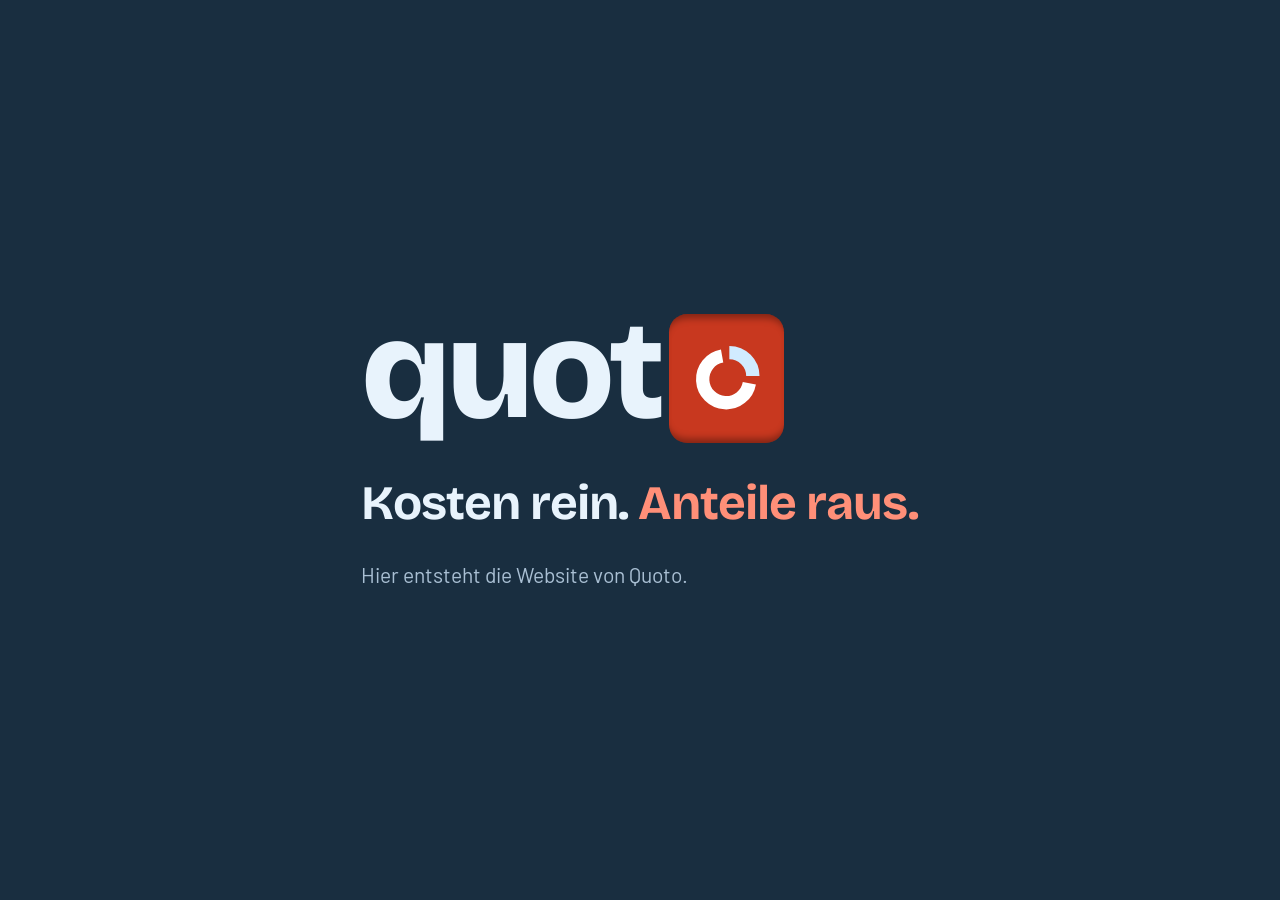
<file: index.html>
<!doctype html>
<html lang="de">
<head>
<meta charset="utf-8">
<meta name="viewport" content="width=device-width,initial-scale=1">
<title>Quoto</title>
<meta name="robots" content="noindex">
<meta name="theme-color" content="#192e40">
<link rel="icon" href="favicon.svg" type="image/svg+xml">
<link rel="stylesheet" href="assets/style.css">
<style>
body{background:var(--band);color:var(--band-text);min-height:100vh;display:flex;align-items:center}
.platz{display:grid;gap:28px;padding-block:64px}
.platz .marke{font-size:clamp(64px,14vw,140px)}
.platz h1{font:700 clamp(30px,5vw,48px)/1.1 var(--f-display);letter-spacing:-.02em;margin:0}
.platz h1 .r{color:#ff8f78}
.platz p{color:var(--band-leise);margin:0;max-width:44ch;font-size:clamp(18px,2.2vw,21px)}
</style>
</head>
<body>
<main class="wrap platz">
  <span class="marke" role="img" aria-label="quoto">
    <span class="quot" aria-hidden="true">quot</span>
    <span class="rolle" aria-hidden="true"><svg viewBox="0 0 100 100"><path d="M79.54 55.21 A30 30 0 1 1 44.79 20.46" fill="none" stroke="#fff" stroke-width="17"/><path d="M50 20 A30 30 0 0 1 80 50" fill="none" stroke="#d1ebff" stroke-width="17" transform="translate(4 -4)"/></svg></span>
  </span>
  <h1>Kosten rein. <span class="r">Anteile raus.</span></h1>
  <p>Hier entsteht die Website von Quoto.</p>
</main>
</body>
</html>
</file>
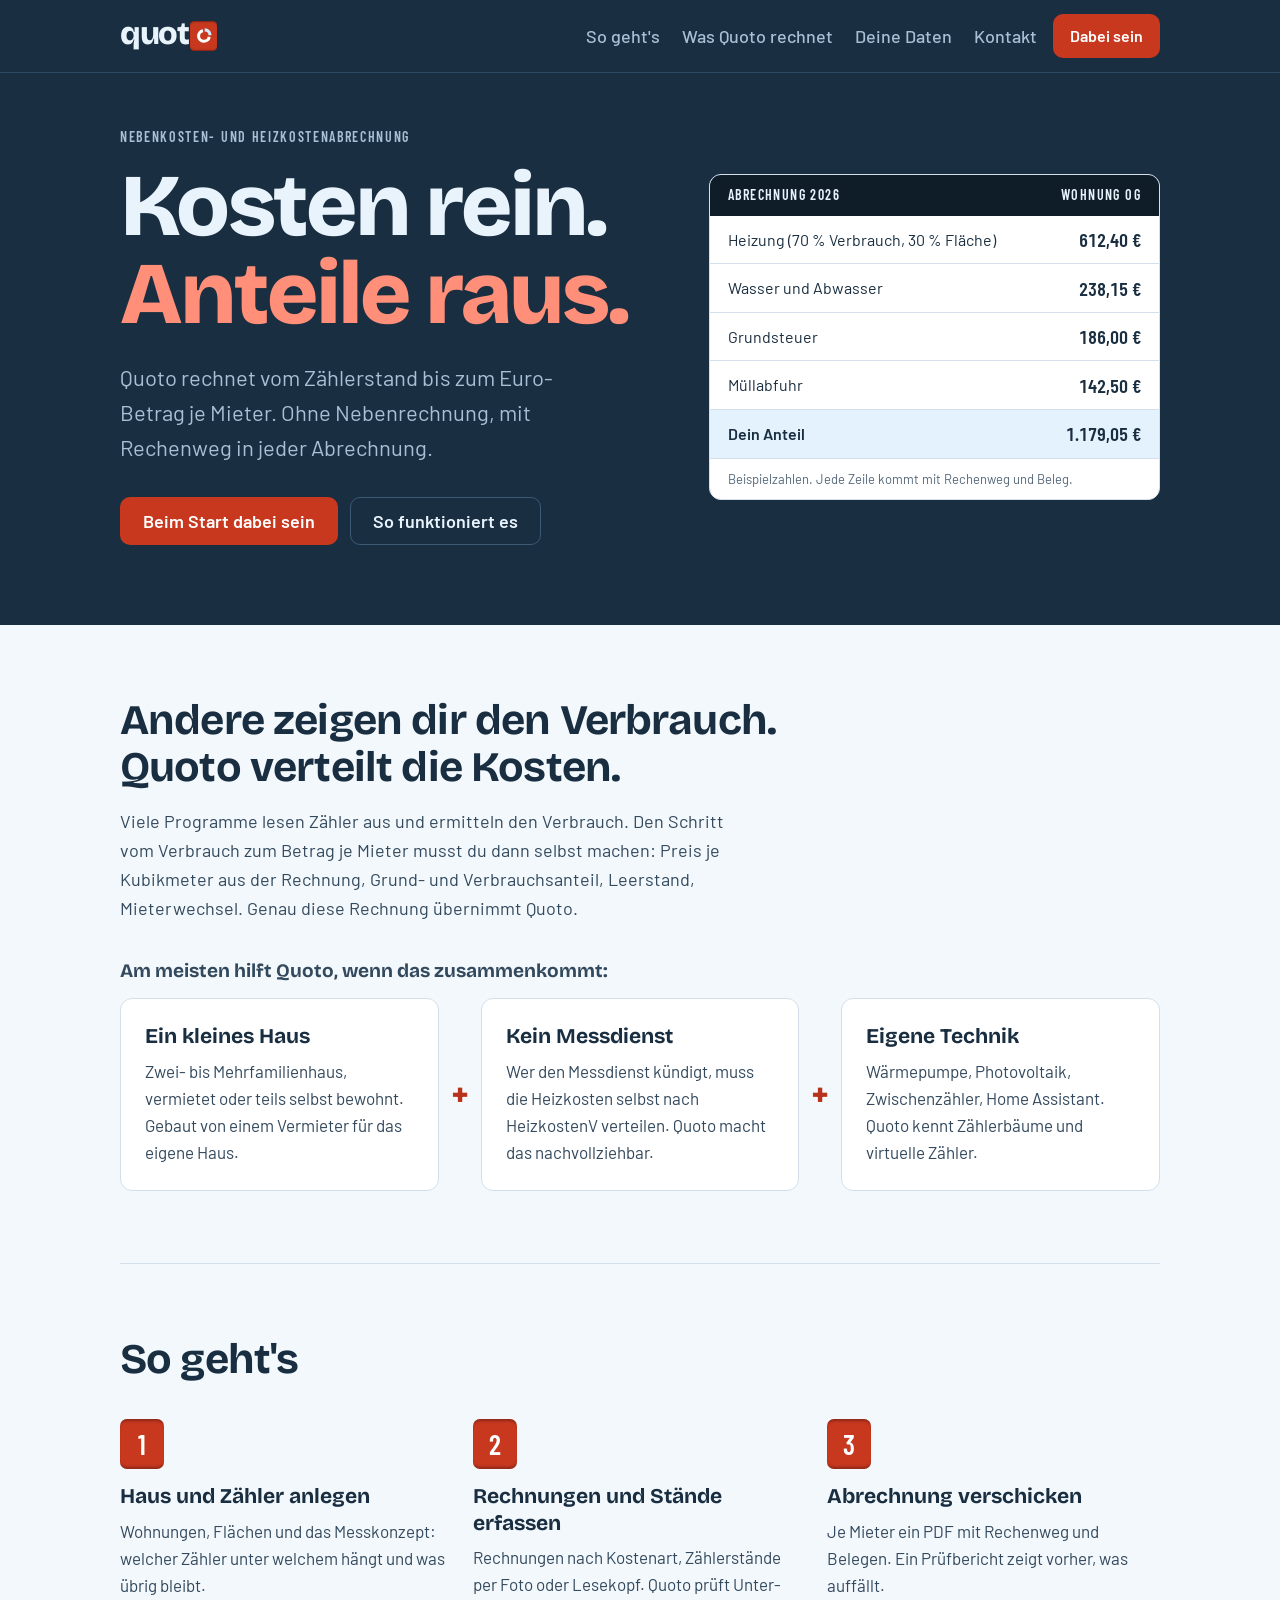
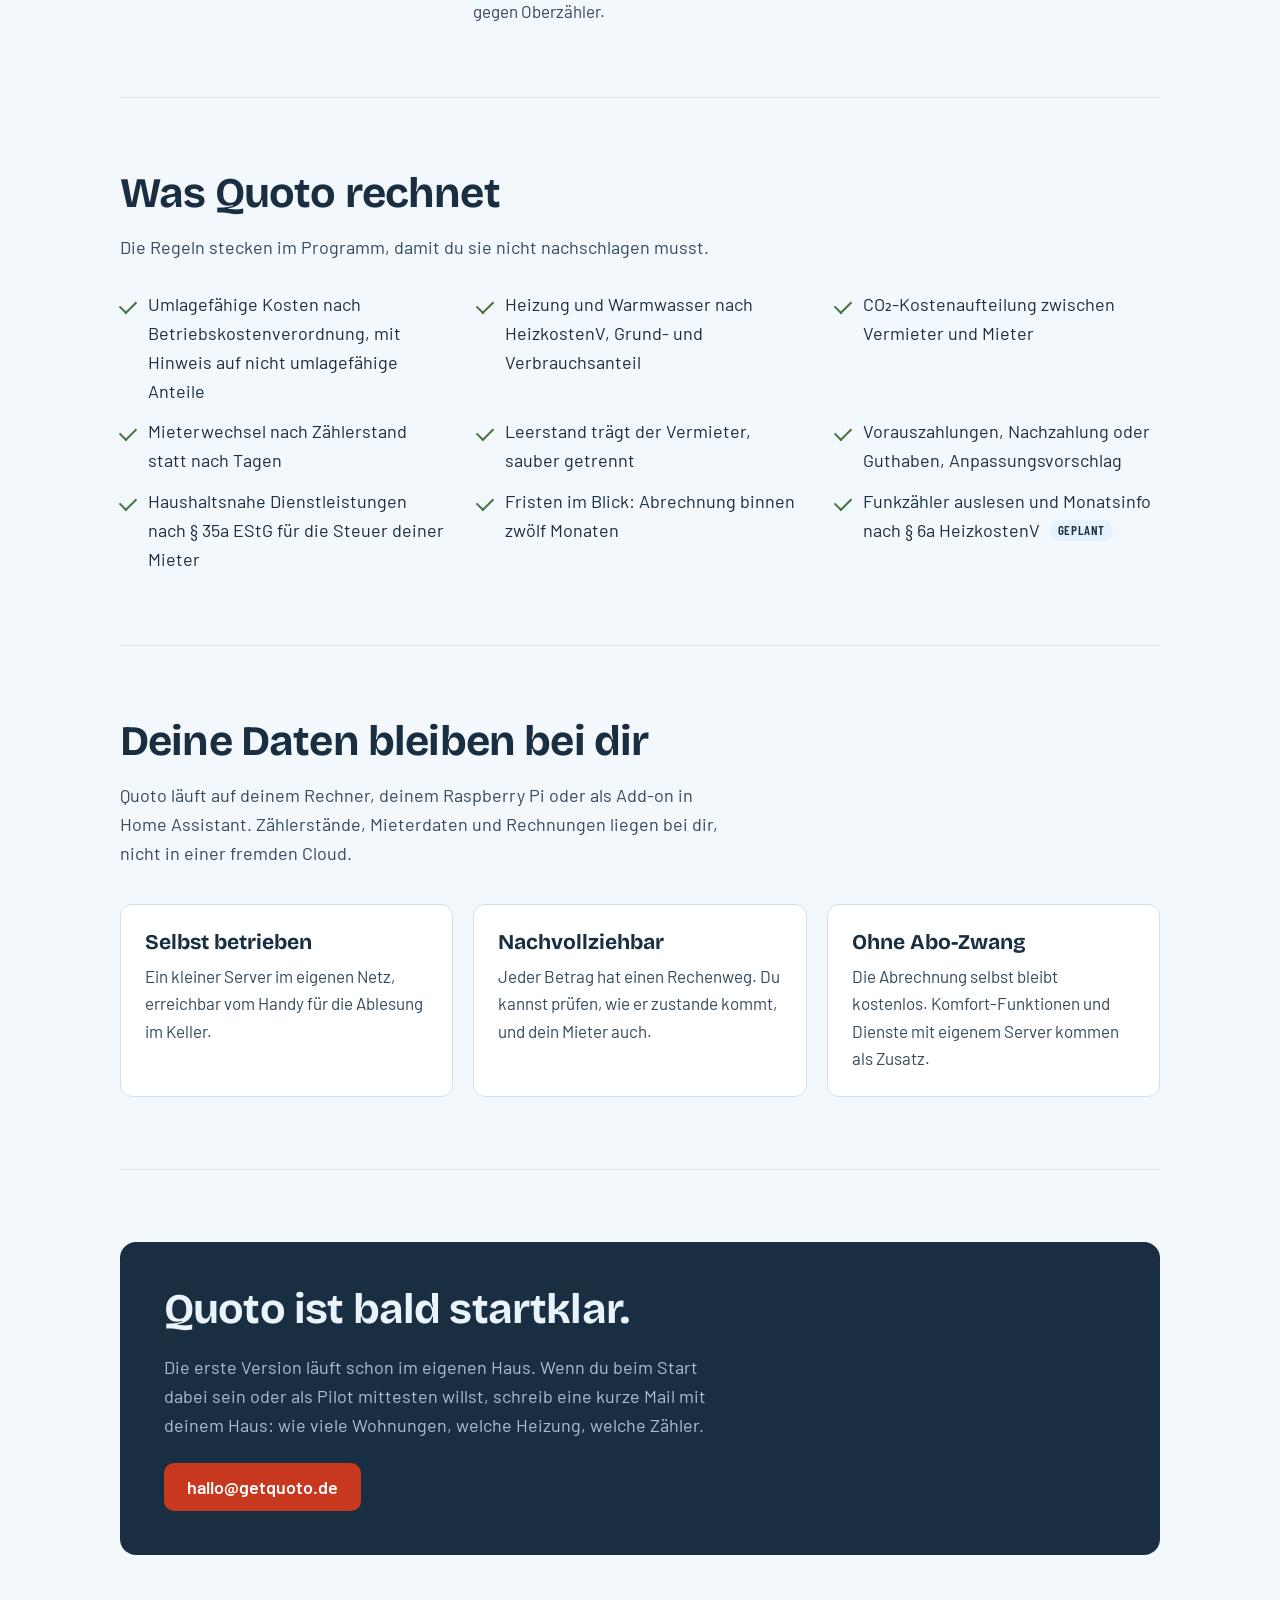
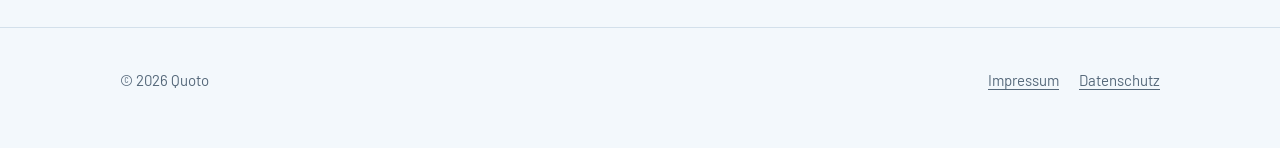
<file: vorschau/index.html>
<!doctype html>
<html lang="de">
<head>
<meta charset="utf-8">
<meta name="viewport" content="width=device-width,initial-scale=1">
<title>Quoto · Nebenkosten fertig verteilt</title>
<meta name="description" content="Quoto rechnet die Nebenkosten- und Heizkostenabrechnung für dein Haus: vom Zählerstand bis zum Euro-Betrag je Mieter, mit Rechenweg. Läuft bei dir, auch als Home-Assistant-Add-on.">
<meta name="robots" content="noindex">
<meta name="theme-color" content="#192e40">
<link rel="icon" href="../favicon.svg" type="image/svg+xml">
<link rel="preload" href="../assets/fonts/bricolage-grotesque-latin-800-normal.woff2" as="font" type="font/woff2" crossorigin>
<link rel="stylesheet" href="../assets/style.css">
</head>
<body>
<a class="skip" href="#inhalt">Zum Inhalt springen</a>

<header class="leiste">
  <div class="wrap">
    <nav aria-label="Hauptnavigation">
      <a class="marke" href="./" aria-label="quoto, zur Startseite">
        <span class="quot" aria-hidden="true">quot</span>
        <span class="rolle" aria-hidden="true"><svg viewBox="0 0 100 100"><path d="M79.54 55.21 A30 30 0 1 1 44.79 20.46" fill="none" stroke="#fff" stroke-width="17"/><path d="M50 20 A30 30 0 0 1 80 50" fill="none" stroke="#d1ebff" stroke-width="17" transform="translate(4 -4)"/></svg></span>
      </a>
      <ul>
        <li><a href="#so-gehts">So geht's</a></li>
        <li><a href="#was-quoto-rechnet">Was Quoto rechnet</a></li>
        <li><a href="#deine-daten">Deine Daten</a></li>
        <li><a href="#kontakt">Kontakt</a></li>
      </ul>
      <a class="knopf haupt klein" href="#kontakt">Dabei sein</a>
    </nav>
  </div>
</header>

<div class="kopf">
  <div class="wrap">
    <div class="hero hero-grid">
      <div>
        <div class="eyebrow">Nebenkosten- und Heizkostenabrechnung</div>
        <h1>Kosten rein.<br><span class="r">Anteile raus.</span></h1>
        <p class="lead">Quoto rechnet vom Zählerstand bis zum Euro-Betrag je Mieter. Ohne Nebenrechnung, mit Rechenweg in jeder Abrechnung.</p>
        <div class="knoepfe">
          <a class="knopf haupt" href="#kontakt">Beim Start dabei sein</a>
          <a class="knopf neben" href="#so-gehts">So funktioniert es</a>
        </div>
      </div>
      <figure class="schild" style="margin:0" aria-label="Beispiel einer Abrechnung je Mieter">
        <div class="titel"><span>Abrechnung 2026</span><span>Wohnung OG</span></div>
        <table>
          <tbody>
            <tr><td>Heizung (70 % Verbrauch, 30 % Fläche)</td><td class="b">612,40 €</td></tr>
            <tr><td>Wasser und Abwasser</td><td class="b">238,15 €</td></tr>
            <tr><td>Grundsteuer</td><td class="b">186,00 €</td></tr>
            <tr><td>Müllabfuhr</td><td class="b">142,50 €</td></tr>
            <tr><td>Dein Anteil</td><td class="b">1.179,05 €</td></tr>
          </tbody>
        </table>
        <figcaption class="fuss">Beispielzahlen. Jede Zeile kommt mit Rechenweg und Beleg.</figcaption>
      </figure>
    </div>
  </div>
</div>

<main id="inhalt">
  <div class="wrap">
    <section>
      <h2>Andere zeigen dir den Verbrauch. Quoto verteilt die Kosten.</h2>
      <p class="lead2">Viele Programme lesen Zähler aus und ermitteln den Verbrauch. Den Schritt vom Verbrauch zum Betrag je Mieter musst du dann selbst machen: Preis je Kubikmeter aus der Rechnung, Grund- und Verbrauchsanteil, Leerstand, Mieterwechsel. Genau diese Rechnung übernimmt Quoto.</p>
      <h3 class="kombi-titel">Am meisten hilft Quoto, wenn das zusammenkommt:</h3>
      <div class="kombi">
        <div class="karte"><h3>Ein kleines Haus</h3><p>Zwei- bis Mehrfamilienhaus, vermietet oder teils selbst bewohnt. Gebaut von einem Vermieter für das eigene Haus.</p></div>
        <span class="plus" aria-hidden="true">+</span>
        <div class="karte"><h3>Kein Messdienst</h3><p>Wer den Messdienst kündigt, muss die Heizkosten selbst nach HeizkostenV verteilen. Quoto macht das nachvollziehbar.</p></div>
        <span class="plus" aria-hidden="true">+</span>
        <div class="karte"><h3>Eigene Technik</h3><p>Wärmepumpe, Photovoltaik, Zwischenzähler, Home Assistant. Quoto kennt Zählerbäume und virtuelle Zähler.</p></div>
      </div>
    </section>

    <section id="so-gehts">
      <h2>So geht's</h2>
      <ol class="schritte">
        <li><h3>Haus und Zähler anlegen</h3><p>Wohnungen, Flächen und das Messkonzept: welcher Zähler unter welchem hängt und was übrig bleibt.</p></li>
        <li><h3>Rechnungen und Stände erfassen</h3><p>Rechnungen nach Kostenart, Zählerstände per Foto oder Lesekopf. Quoto prüft Unter- gegen Oberzähler.</p></li>
        <li><h3>Abrechnung verschicken</h3><p>Je Mieter ein PDF mit Rechenweg und Belegen. Ein Prüfbericht zeigt vorher, was auffällt.</p></li>
      </ol>
    </section>

    <section id="was-quoto-rechnet">
      <h2>Was Quoto rechnet</h2>
      <p class="lead2">Die Regeln stecken im Programm, damit du sie nicht nachschlagen musst.</p>
      <ul class="liste">
        <li>Umlagefähige Kosten nach Betriebskostenverordnung, mit Hinweis auf nicht umlagefähige Anteile</li>
        <li>Heizung und Warmwasser nach HeizkostenV, Grund- und Verbrauchsanteil</li>
        <li>CO₂-Kostenaufteilung zwischen Vermieter und Mieter</li>
        <li>Mieterwechsel nach Zählerstand statt nach Tagen</li>
        <li>Leerstand trägt der Vermieter, sauber getrennt</li>
        <li>Vorauszahlungen, Nachzahlung oder Guthaben, Anpassungsvorschlag</li>
        <li>Haushaltsnahe Dienstleistungen nach § 35a EStG für die Steuer deiner Mieter</li>
        <li>Fristen im Blick: Abrechnung binnen zwölf Monaten</li>
        <li>Funkzähler auslesen und Monatsinfo nach § 6a HeizkostenV <span class="chip">geplant</span></li>
      </ul>
    </section>

    <section id="deine-daten">
      <h2>Deine Daten bleiben bei dir</h2>
      <p class="lead2">Quoto läuft auf deinem Rechner, deinem Raspberry Pi oder als Add-on in Home Assistant. Zählerstände, Mieterdaten und Rechnungen liegen bei dir, nicht in einer fremden Cloud.</p>
      <div class="raster">
        <div class="karte"><h3>Selbst betrieben</h3><p>Ein kleiner Server im eigenen Netz, erreichbar vom Handy für die Ablesung im Keller.</p></div>
        <div class="karte"><h3>Nachvollziehbar</h3><p>Jeder Betrag hat einen Rechenweg. Du kannst prüfen, wie er zustande kommt, und dein Mieter auch.</p></div>
        <div class="karte"><h3>Ohne Abo-Zwang</h3><p>Die Abrechnung selbst bleibt kostenlos. Komfort-Funktionen und Dienste mit eigenem Server kommen als Zusatz.</p></div>
      </div>
    </section>

    <section id="kontakt">
      <div class="cta">
        <h2>Quoto ist bald startklar.</h2>
        <p>Die erste Version läuft schon im eigenen Haus. Wenn du beim Start dabei sein oder als Pilot mittesten willst, schreib eine kurze Mail mit deinem Haus: wie viele Wohnungen, welche Heizung, welche Zähler.</p>
        <div class="knoepfe" style="margin-top:4px">
          <a class="knopf haupt" href="mailto:hallo@getquoto.de?subject=Quoto%20Pilot">hallo@getquoto.de</a>
        </div>
      </div>
    </section>
  </div>
</main>

<footer>
  <div class="wrap">
    <span>© 2026 Quoto</span>
    <ul>
      <li><a href="impressum.html">Impressum</a></li>
      <li><a href="datenschutz.html">Datenschutz</a></li>
    </ul>
  </div>
</footer>
</body>
</html>
</file>
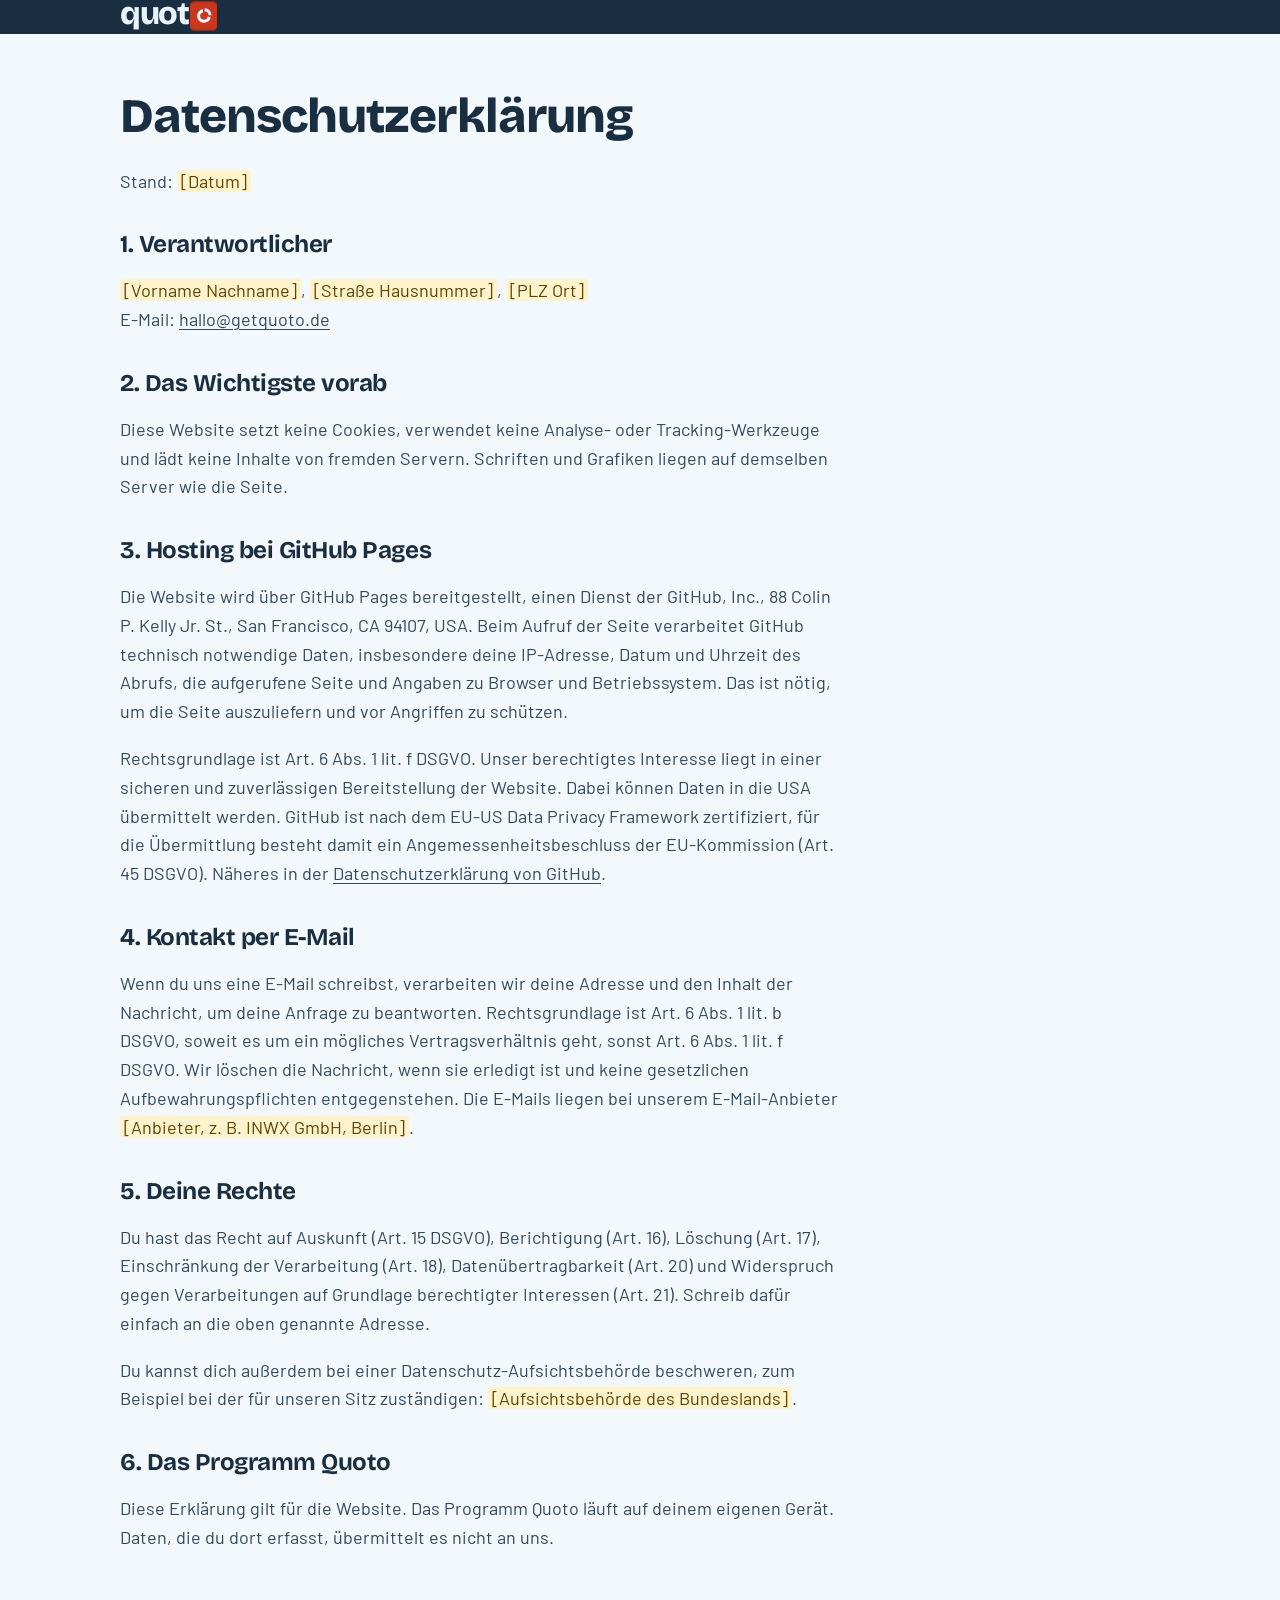
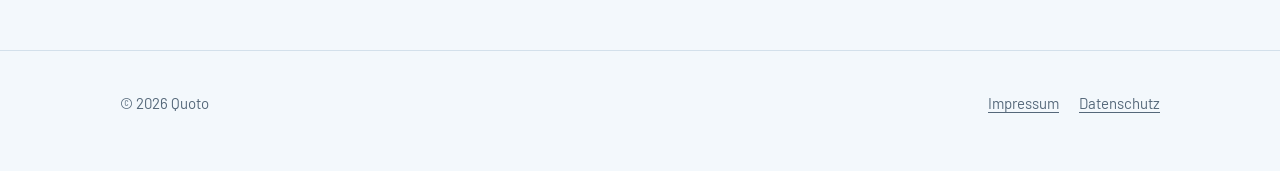
<file: datenschutz.html>
<!doctype html>
<html lang="de">
<head>
<meta charset="utf-8">
<meta name="viewport" content="width=device-width,initial-scale=1">
<title>Datenschutz · Quoto</title>
<meta name="robots" content="noindex">
<meta name="theme-color" content="#192e40">
<link rel="icon" href="favicon.svg" type="image/svg+xml">
<link rel="stylesheet" href="assets/style.css">
</head>
<body>
<header class="kopf">
  <div class="wrap">
    <nav aria-label="Hauptnavigation">
      <a class="marke" href="./" aria-label="quoto, zur Startseite">
        <span class="quot" aria-hidden="true">quot</span>
        <span class="rolle" aria-hidden="true"><svg viewBox="0 0 100 100"><path d="M79.54 55.21 A30 30 0 1 1 44.79 20.46" fill="none" stroke="#fff" stroke-width="17"/><path d="M50 20 A30 30 0 0 1 80 50" fill="none" stroke="#d1ebff" stroke-width="17" transform="translate(4 -4)"/></svg></span>
      </a>
    </nav>
  </div>
</header>
<main class="wrap"><article class="text">
<h1>Datenschutzerklärung</h1>
<p>Stand: <span class="platzhalter">[Datum]</span></p>
<h2>1. Verantwortlicher</h2>
<p><span class="platzhalter">[Vorname Nachname]</span>, <span class="platzhalter">[Straße Hausnummer]</span>, <span class="platzhalter">[PLZ Ort]</span><br>E-Mail: <a href="mailto:hallo@getquoto.de">hallo@getquoto.de</a></p>
<h2>2. Das Wichtigste vorab</h2>
<p>Diese Website setzt keine Cookies, verwendet keine Analyse- oder Tracking-Werkzeuge und lädt keine Inhalte von fremden Servern. Schriften und Grafiken liegen auf demselben Server wie die Seite.</p>
<h2>3. Hosting bei GitHub Pages</h2>
<p>Die Website wird über GitHub Pages bereitgestellt, einen Dienst der GitHub, Inc., 88 Colin P. Kelly Jr. St., San Francisco, CA 94107, USA. Beim Aufruf der Seite verarbeitet GitHub technisch notwendige Daten, insbesondere deine IP-Adresse, Datum und Uhrzeit des Abrufs, die aufgerufene Seite und Angaben zu Browser und Betriebssystem. Das ist nötig, um die Seite auszuliefern und vor Angriffen zu schützen.</p>
<p>Rechtsgrundlage ist Art. 6 Abs. 1 lit. f DSGVO. Unser berechtigtes Interesse liegt in einer sicheren und zuverlässigen Bereitstellung der Website. Dabei können Daten in die USA übermittelt werden. GitHub ist nach dem EU-US Data Privacy Framework zertifiziert, für die Übermittlung besteht damit ein Angemessenheitsbeschluss der EU-Kommission (Art. 45 DSGVO). Näheres in der <a href="https://docs.github.com/de/site-policy/privacy-policies/github-general-privacy-statement" rel="noopener">Datenschutzerklärung von GitHub</a>.</p>
<h2>4. Kontakt per E-Mail</h2>
<p>Wenn du uns eine E-Mail schreibst, verarbeiten wir deine Adresse und den Inhalt der Nachricht, um deine Anfrage zu beantworten. Rechtsgrundlage ist Art. 6 Abs. 1 lit. b DSGVO, soweit es um ein mögliches Vertragsverhältnis geht, sonst Art. 6 Abs. 1 lit. f DSGVO. Wir löschen die Nachricht, wenn sie erledigt ist und keine gesetzlichen Aufbewahrungspflichten entgegenstehen. Die E-Mails liegen bei unserem E-Mail-Anbieter <span class="platzhalter">[Anbieter, z. B. INWX GmbH, Berlin]</span>.</p>
<h2>5. Deine Rechte</h2>
<p>Du hast das Recht auf Auskunft (Art. 15 DSGVO), Berichtigung (Art. 16), Löschung (Art. 17), Einschränkung der Verarbeitung (Art. 18), Datenübertragbarkeit (Art. 20) und Widerspruch gegen Verarbeitungen auf Grundlage berechtigter Interessen (Art. 21). Schreib dafür einfach an die oben genannte Adresse.</p>
<p>Du kannst dich außerdem bei einer Datenschutz-Aufsichtsbehörde beschweren, zum Beispiel bei der für unseren Sitz zuständigen: <span class="platzhalter">[Aufsichtsbehörde des Bundeslands]</span>.</p>
<h2>6. Das Programm Quoto</h2>
<p>Diese Erklärung gilt für die Website. Das Programm Quoto läuft auf deinem eigenen Gerät. Daten, die du dort erfasst, übermittelt es nicht an uns.</p>
</article></main>
<footer>
  <div class="wrap">
    <span>© 2026 Quoto</span>
    <ul>
      <li><a href="impressum.html">Impressum</a></li>
      <li><a href="datenschutz.html">Datenschutz</a></li>
    </ul>
  </div>
</footer>
</body>
</html>
</file>
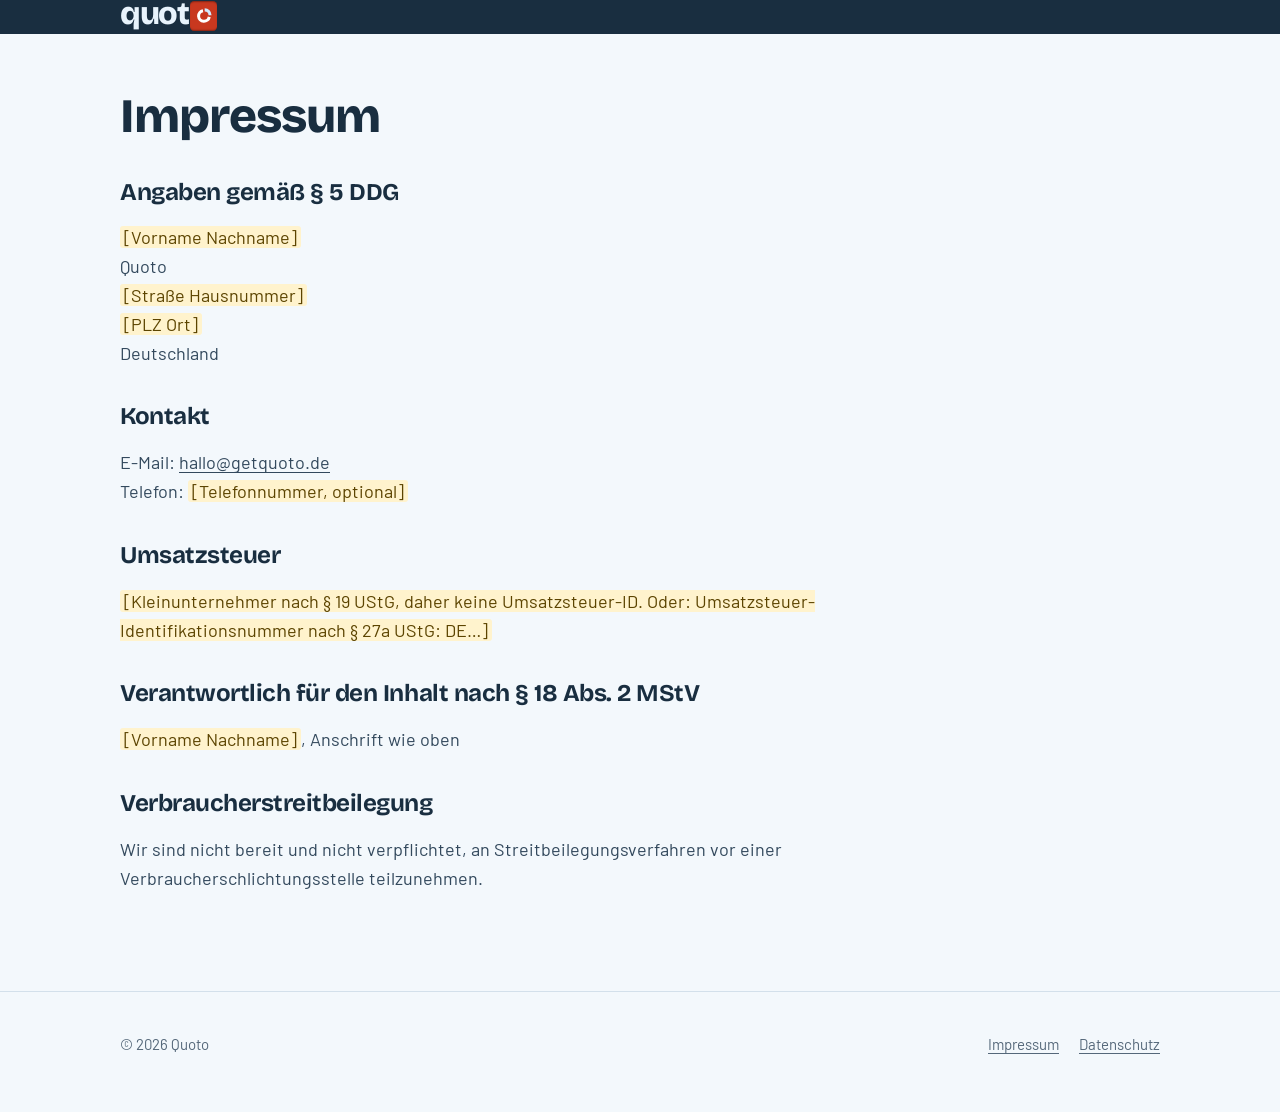
<file: impressum.html>
<!doctype html>
<html lang="de">
<head>
<meta charset="utf-8">
<meta name="viewport" content="width=device-width,initial-scale=1">
<title>Impressum · Quoto</title>
<meta name="robots" content="noindex">
<meta name="theme-color" content="#192e40">
<link rel="icon" href="favicon.svg" type="image/svg+xml">
<link rel="stylesheet" href="assets/style.css">
</head>
<body>
<header class="kopf">
  <div class="wrap">
    <nav aria-label="Hauptnavigation">
      <a class="marke" href="./" aria-label="quoto, zur Startseite">
        <span class="quot" aria-hidden="true">quot</span>
        <span class="rolle" aria-hidden="true"><svg viewBox="0 0 100 100"><path d="M79.54 55.21 A30 30 0 1 1 44.79 20.46" fill="none" stroke="#fff" stroke-width="17"/><path d="M50 20 A30 30 0 0 1 80 50" fill="none" stroke="#d1ebff" stroke-width="17" transform="translate(4 -4)"/></svg></span>
      </a>
    </nav>
  </div>
</header>
<main class="wrap"><article class="text">
<h1>Impressum</h1>
<h2>Angaben gemäß § 5 DDG</h2>
<p><span class="platzhalter">[Vorname Nachname]</span><br>Quoto<br><span class="platzhalter">[Straße Hausnummer]</span><br><span class="platzhalter">[PLZ Ort]</span><br>Deutschland</p>
<h2>Kontakt</h2>
<p>E-Mail: <a href="mailto:hallo@getquoto.de">hallo@getquoto.de</a><br>Telefon: <span class="platzhalter">[Telefonnummer, optional]</span></p>
<h2>Umsatzsteuer</h2>
<p><span class="platzhalter">[Kleinunternehmer nach § 19 UStG, daher keine Umsatzsteuer-ID. Oder: Umsatzsteuer-Identifikationsnummer nach § 27a UStG: DE…]</span></p>
<h2>Verantwortlich für den Inhalt nach § 18 Abs. 2 MStV</h2>
<p><span class="platzhalter">[Vorname Nachname]</span>, Anschrift wie oben</p>
<h2>Verbraucherstreitbeilegung</h2>
<p>Wir sind nicht bereit und nicht verpflichtet, an Streitbeilegungsverfahren vor einer Verbraucherschlichtungsstelle teilzunehmen.</p>
</article></main>
<footer>
  <div class="wrap">
    <span>© 2026 Quoto</span>
    <ul>
      <li><a href="impressum.html">Impressum</a></li>
      <li><a href="datenschutz.html">Datenschutz</a></li>
    </ul>
  </div>
</footer>
</body>
</html>
</file>
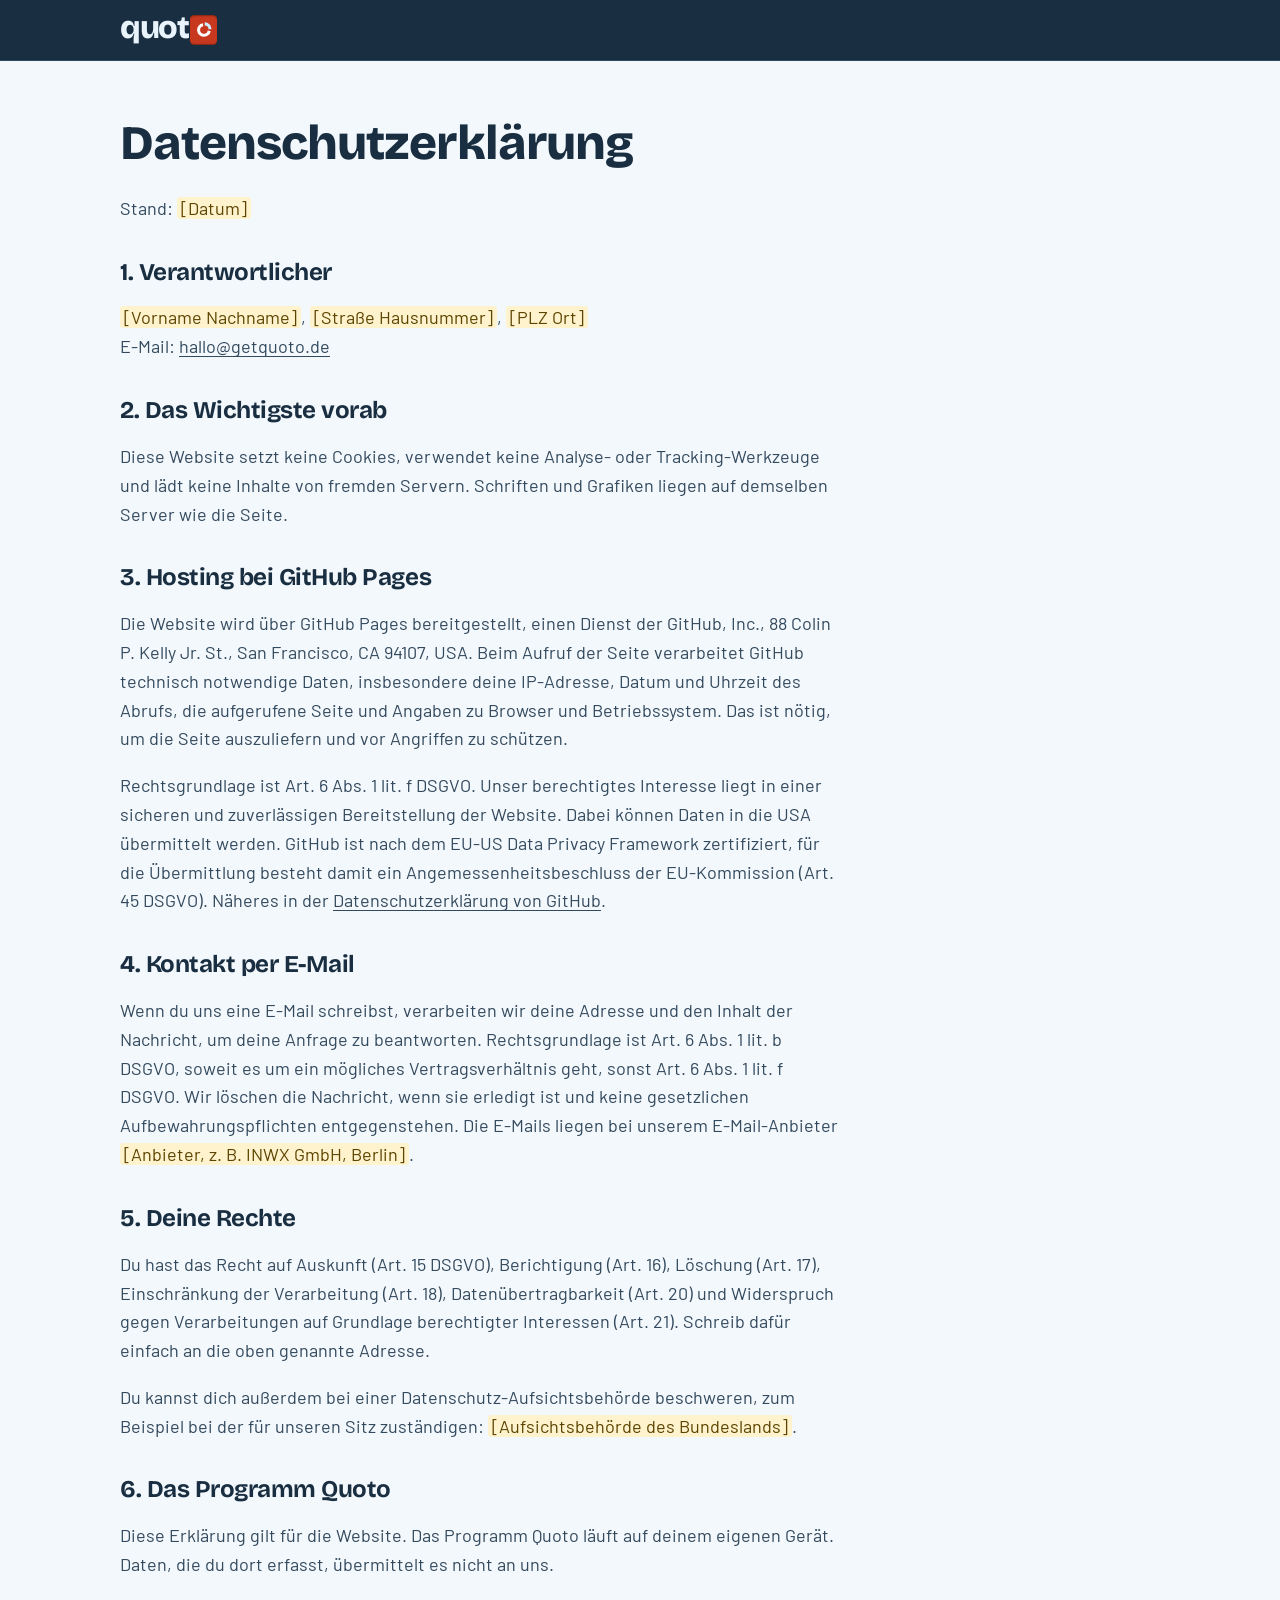
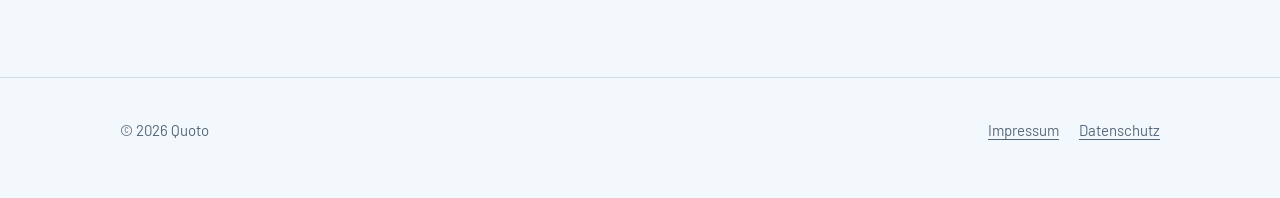
<file: vorschau/datenschutz.html>
<!doctype html>
<html lang="de">
<head>
<meta charset="utf-8">
<meta name="viewport" content="width=device-width,initial-scale=1">
<title>Datenschutz · Quoto</title>
<meta name="robots" content="noindex">
<meta name="theme-color" content="#192e40">
<link rel="icon" href="../favicon.svg" type="image/svg+xml">
<link rel="stylesheet" href="../assets/style.css">
</head>
<body>
<header class="leiste">
  <div class="wrap">
    <nav aria-label="Hauptnavigation">
      <a class="marke" href="./" aria-label="quoto, zur Startseite">
        <span class="quot" aria-hidden="true">quot</span>
        <span class="rolle" aria-hidden="true"><svg viewBox="0 0 100 100"><path d="M79.54 55.21 A30 30 0 1 1 44.79 20.46" fill="none" stroke="#fff" stroke-width="17"/><path d="M50 20 A30 30 0 0 1 80 50" fill="none" stroke="#d1ebff" stroke-width="17" transform="translate(4 -4)"/></svg></span>
      </a>
    </nav>
  </div>
</header>
<main class="wrap"><article class="text">
<h1>Datenschutzerklärung</h1>
<p>Stand: <span class="platzhalter">[Datum]</span></p>
<h2>1. Verantwortlicher</h2>
<p><span class="platzhalter">[Vorname Nachname]</span>, <span class="platzhalter">[Straße Hausnummer]</span>, <span class="platzhalter">[PLZ Ort]</span><br>E-Mail: <a href="mailto:hallo@getquoto.de">hallo@getquoto.de</a></p>
<h2>2. Das Wichtigste vorab</h2>
<p>Diese Website setzt keine Cookies, verwendet keine Analyse- oder Tracking-Werkzeuge und lädt keine Inhalte von fremden Servern. Schriften und Grafiken liegen auf demselben Server wie die Seite.</p>
<h2>3. Hosting bei GitHub Pages</h2>
<p>Die Website wird über GitHub Pages bereitgestellt, einen Dienst der GitHub, Inc., 88 Colin P. Kelly Jr. St., San Francisco, CA 94107, USA. Beim Aufruf der Seite verarbeitet GitHub technisch notwendige Daten, insbesondere deine IP-Adresse, Datum und Uhrzeit des Abrufs, die aufgerufene Seite und Angaben zu Browser und Betriebssystem. Das ist nötig, um die Seite auszuliefern und vor Angriffen zu schützen.</p>
<p>Rechtsgrundlage ist Art. 6 Abs. 1 lit. f DSGVO. Unser berechtigtes Interesse liegt in einer sicheren und zuverlässigen Bereitstellung der Website. Dabei können Daten in die USA übermittelt werden. GitHub ist nach dem EU-US Data Privacy Framework zertifiziert, für die Übermittlung besteht damit ein Angemessenheitsbeschluss der EU-Kommission (Art. 45 DSGVO). Näheres in der <a href="https://docs.github.com/de/site-policy/privacy-policies/github-general-privacy-statement" rel="noopener">Datenschutzerklärung von GitHub</a>.</p>
<h2>4. Kontakt per E-Mail</h2>
<p>Wenn du uns eine E-Mail schreibst, verarbeiten wir deine Adresse und den Inhalt der Nachricht, um deine Anfrage zu beantworten. Rechtsgrundlage ist Art. 6 Abs. 1 lit. b DSGVO, soweit es um ein mögliches Vertragsverhältnis geht, sonst Art. 6 Abs. 1 lit. f DSGVO. Wir löschen die Nachricht, wenn sie erledigt ist und keine gesetzlichen Aufbewahrungspflichten entgegenstehen. Die E-Mails liegen bei unserem E-Mail-Anbieter <span class="platzhalter">[Anbieter, z. B. INWX GmbH, Berlin]</span>.</p>
<h2>5. Deine Rechte</h2>
<p>Du hast das Recht auf Auskunft (Art. 15 DSGVO), Berichtigung (Art. 16), Löschung (Art. 17), Einschränkung der Verarbeitung (Art. 18), Datenübertragbarkeit (Art. 20) und Widerspruch gegen Verarbeitungen auf Grundlage berechtigter Interessen (Art. 21). Schreib dafür einfach an die oben genannte Adresse.</p>
<p>Du kannst dich außerdem bei einer Datenschutz-Aufsichtsbehörde beschweren, zum Beispiel bei der für unseren Sitz zuständigen: <span class="platzhalter">[Aufsichtsbehörde des Bundeslands]</span>.</p>
<h2>6. Das Programm Quoto</h2>
<p>Diese Erklärung gilt für die Website. Das Programm Quoto läuft auf deinem eigenen Gerät. Daten, die du dort erfasst, übermittelt es nicht an uns.</p>
</article></main>
<footer>
  <div class="wrap">
    <span>© 2026 Quoto</span>
    <ul>
      <li><a href="impressum.html">Impressum</a></li>
      <li><a href="datenschutz.html">Datenschutz</a></li>
    </ul>
  </div>
</footer>
</body>
</html>
</file>
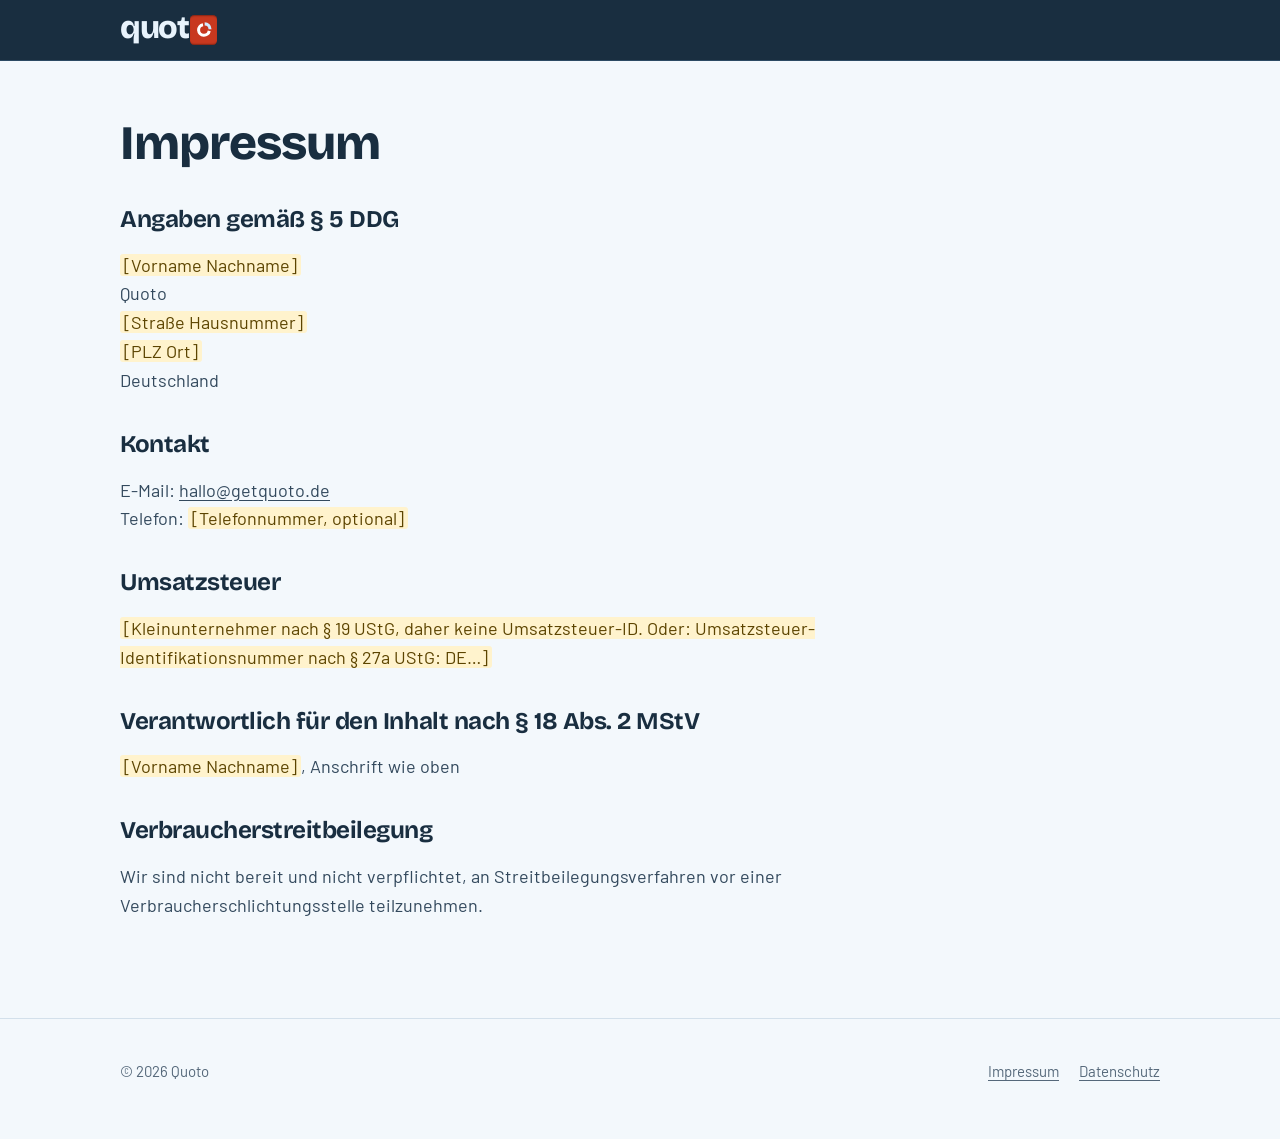
<file: vorschau/impressum.html>
<!doctype html>
<html lang="de">
<head>
<meta charset="utf-8">
<meta name="viewport" content="width=device-width,initial-scale=1">
<title>Impressum · Quoto</title>
<meta name="robots" content="noindex">
<meta name="theme-color" content="#192e40">
<link rel="icon" href="../favicon.svg" type="image/svg+xml">
<link rel="stylesheet" href="../assets/style.css">
</head>
<body>
<header class="leiste">
  <div class="wrap">
    <nav aria-label="Hauptnavigation">
      <a class="marke" href="./" aria-label="quoto, zur Startseite">
        <span class="quot" aria-hidden="true">quot</span>
        <span class="rolle" aria-hidden="true"><svg viewBox="0 0 100 100"><path d="M79.54 55.21 A30 30 0 1 1 44.79 20.46" fill="none" stroke="#fff" stroke-width="17"/><path d="M50 20 A30 30 0 0 1 80 50" fill="none" stroke="#d1ebff" stroke-width="17" transform="translate(4 -4)"/></svg></span>
      </a>
    </nav>
  </div>
</header>
<main class="wrap"><article class="text">
<h1>Impressum</h1>
<h2>Angaben gemäß § 5 DDG</h2>
<p><span class="platzhalter">[Vorname Nachname]</span><br>Quoto<br><span class="platzhalter">[Straße Hausnummer]</span><br><span class="platzhalter">[PLZ Ort]</span><br>Deutschland</p>
<h2>Kontakt</h2>
<p>E-Mail: <a href="mailto:hallo@getquoto.de">hallo@getquoto.de</a><br>Telefon: <span class="platzhalter">[Telefonnummer, optional]</span></p>
<h2>Umsatzsteuer</h2>
<p><span class="platzhalter">[Kleinunternehmer nach § 19 UStG, daher keine Umsatzsteuer-ID. Oder: Umsatzsteuer-Identifikationsnummer nach § 27a UStG: DE…]</span></p>
<h2>Verantwortlich für den Inhalt nach § 18 Abs. 2 MStV</h2>
<p><span class="platzhalter">[Vorname Nachname]</span>, Anschrift wie oben</p>
<h2>Verbraucherstreitbeilegung</h2>
<p>Wir sind nicht bereit und nicht verpflichtet, an Streitbeilegungsverfahren vor einer Verbraucherschlichtungsstelle teilzunehmen.</p>
</article></main>
<footer>
  <div class="wrap">
    <span>© 2026 Quoto</span>
    <ul>
      <li><a href="impressum.html">Impressum</a></li>
      <li><a href="datenschutz.html">Datenschutz</a></li>
    </ul>
  </div>
</footer>
</body>
</html>
</file>
<file: assets/style.css>
/* Quoto Website · Markenauftritt Variante B (Ablesa-Farben, Zählrolle).
   Schriften liegen lokal, damit beim Aufruf keine Daten an Dritte gehen. */

@font-face{font-family:"Barlow";font-weight:400;font-display:swap;src:url(fonts/barlow-latin-400-normal.woff2) format("woff2")}
@font-face{font-family:"Barlow";font-weight:500;font-display:swap;src:url(fonts/barlow-latin-500-normal.woff2) format("woff2")}
@font-face{font-family:"Barlow";font-weight:600;font-display:swap;src:url(fonts/barlow-latin-600-normal.woff2) format("woff2")}
@font-face{font-family:"Barlow Condensed";font-weight:500;font-display:swap;src:url(fonts/barlow-condensed-latin-500-normal.woff2) format("woff2")}
@font-face{font-family:"Barlow Condensed";font-weight:600;font-display:swap;src:url(fonts/barlow-condensed-latin-600-normal.woff2) format("woff2")}
@font-face{font-family:"Bricolage Grotesque";font-weight:700;font-display:swap;src:url(fonts/bricolage-grotesque-latin-700-normal.woff2) format("woff2")}
@font-face{font-family:"Bricolage Grotesque";font-weight:800;font-display:swap;src:url(fonts/bricolage-grotesque-latin-800-normal.woff2) format("woff2")}

:root{
  --nacht:#192e40; --rolle:#c8381f; --rolle-text:#b8331c; --berg:#67acd9; --eis:#d1ebff; --wald:#48733d;
  --bg:#f3f8fc; --flaeche:#ffffff; --text:#192e40; --text-2:#33495d; --leise:#55687a; --linie:#d3e0eb;
  --band:#192e40; --band-text:#e8f3fc; --band-leise:#a9bfd3; --chip:#e4f2fd;
  --f-display:"Bricolage Grotesque","Avenir Next","Segoe UI",system-ui,sans-serif;
  --f-text:"Barlow","Helvetica Neue",Arial,system-ui,sans-serif;
  --f-zahl:"Barlow Condensed","Arial Narrow",sans-serif;
  color-scheme:light;
}
@media (prefers-color-scheme:dark){:root{
  --bg:#0f1d29; --flaeche:#172a3a; --text:#e8f3fc; --text-2:#c6d6e4; --leise:#9fb3c6; --linie:#2c4a63;
  --rolle-text:#ff8f78; --band:#0a151e; --chip:#1d3549; color-scheme:dark}}

*{box-sizing:border-box}
html{scroll-behavior:smooth}
body{margin:0;background:var(--bg);color:var(--text);font:400 18px/1.6 var(--f-text);-webkit-text-size-adjust:100%}
img,svg{display:block}
a{color:inherit;text-underline-offset:3px}
a:focus-visible,button:focus-visible{outline:3px solid var(--berg);outline-offset:3px;border-radius:4px}
.wrap{max-width:1080px;margin:0 auto;padding:0 20px}
.skip{position:absolute;left:-9999px}
.skip:focus{left:16px;top:16px;background:var(--flaeche);padding:8px 12px;z-index:10}

/* Wortmarke: "quot" plus rote Zählrolle mit dem Anteils-o */
.marke{display:inline-flex;align-items:center;gap:.07em;font:800 32px/1 var(--f-display);letter-spacing:-.045em;color:inherit;text-decoration:none}
.marke .quot{transform:translateY(-.06em)}
.rolle{width:.82em;height:.92em;border-radius:.13em;background:var(--rolle);display:inline-flex;align-items:center;justify-content:center;
  box-shadow:inset 0 .07em .05em -.04em rgba(0,0,0,.35),inset 0 -.07em .05em -.04em rgba(0,0,0,.35)}
.rolle svg{width:.56em;height:.56em;overflow:visible}

/* Kopf: Leiste läuft beim Scrollen mit */
.leiste{position:sticky;top:0;z-index:10;background:var(--band);color:var(--band-text);border-bottom:1px solid #2c4a63}
.leiste nav{display:flex;align-items:center;justify-content:space-between;gap:16px;padding:14px 0;flex-wrap:wrap}
.leiste nav ul{display:flex;gap:22px;list-style:none;margin:0 0 0 auto;padding:0;flex-wrap:wrap}
.leiste nav ul a{text-decoration:none;font-weight:500;color:var(--band-leise)}
.leiste nav ul a:hover{color:var(--band-text)}

.kopf{background:var(--band);color:var(--band-text)}
.knopf.klein{min-height:44px;padding:0 16px;font-size:16px}
section[id]{scroll-margin-top:84px}
.hero{padding:56px 0 80px}
.eyebrow{font:600 14px/1.2 var(--f-zahl);letter-spacing:.12em;text-transform:uppercase;color:var(--band-leise)}
.hero h1{font:800 clamp(44px,8vw,88px)/1 var(--f-display);letter-spacing:-.035em;margin:16px 0 0}
.hero h1 .r{color:#ff8f78}
.hero p.lead{font-size:clamp(19px,2.2vw,22px);color:var(--band-leise);max-width:40ch;margin:22px 0 0}
.knoepfe{display:flex;gap:12px;flex-wrap:wrap;margin-top:32px}
.knopf{display:inline-flex;align-items:center;min-height:48px;padding:0 22px;border-radius:10px;font-weight:600;text-decoration:none;border:1.5px solid transparent}
.knopf.haupt{background:var(--rolle);color:#fff}
.knopf.haupt:hover{background:#a92f19}
.knopf.neben{border-color:#3d5a73;color:var(--band-text)}
.knopf.neben:hover{border-color:var(--band-leise)}

/* Zählwerk im Hero: Beispielrechnung je Mieter */
.hero-grid{display:grid;grid-template-columns:minmax(0,1.2fr) minmax(0,1fr);gap:48px;align-items:center}
.schild{background:var(--flaeche);color:var(--text);border-radius:12px;overflow:hidden;border:1.5px solid var(--linie)}
.schild .titel{display:flex;justify-content:space-between;padding:12px 18px;background:#0f1d29;color:var(--band-text);font:600 14px/1.2 var(--f-zahl);letter-spacing:.1em;text-transform:uppercase}
.schild table{width:100%;border-collapse:collapse;font-size:16px}
.schild td{padding:11px 18px;border-bottom:1.5px solid var(--linie)}
.schild td.b{text-align:right;white-space:nowrap;font:600 19px var(--f-zahl);font-variant-numeric:tabular-nums}
.schild tr:last-child td{border-bottom:0;background:var(--chip);font-weight:600}
.schild .fuss{padding:10px 18px;font-size:13px;color:var(--leise);border-top:1.5px solid var(--linie)}

/* Abschnitte */
section{padding:72px 0}
section + section{border-top:1.5px solid var(--linie)}
h2{font:700 clamp(30px,4vw,42px)/1.12 var(--f-display);letter-spacing:-.02em;margin:0;max-width:24ch;text-wrap:balance}
h3{font:700 21px/1.25 var(--f-display);margin:0}
.lead2{color:var(--text-2);max-width:62ch;margin:16px 0 0}
.raster{display:grid;grid-template-columns:repeat(auto-fit,minmax(250px,1fr));gap:20px;margin-top:36px}
.karte{background:var(--flaeche);border:1.5px solid var(--linie);border-radius:12px;padding:24px;min-width:0}
.karte p{margin:8px 0 0;color:var(--text-2);font-size:17px}
.kombi-titel{margin-top:36px;font-size:19px;color:var(--text-2)}
.kombi{display:grid;grid-template-columns:minmax(0,1fr) auto minmax(0,1fr) auto minmax(0,1fr);gap:12px;align-items:center;margin-top:16px}
.kombi .karte{height:100%}
.plus{font:800 34px/1 var(--f-display);color:var(--rolle-text);text-align:center}
.schritte{list-style:none;counter-reset:s;padding:0;margin:36px 0 0;display:grid;grid-template-columns:repeat(auto-fit,minmax(250px,1fr));gap:20px}
.schritte li{counter-increment:s;min-width:0}
.schritte li::before{content:counter(s);display:flex;align-items:center;justify-content:center;width:44px;height:50px;border-radius:7px;background:var(--rolle);color:#fff;font:600 28px/1 var(--f-zahl);margin-bottom:14px;
  box-shadow:inset 0 4px 3px -2px rgba(0,0,0,.3),inset 0 -4px 3px -2px rgba(0,0,0,.3)}
.schritte p{margin:8px 0 0;color:var(--text-2);font-size:17px}
.liste{list-style:none;padding:0;margin:28px 0 0;display:grid;grid-template-columns:repeat(auto-fit,minmax(300px,1fr));gap:12px 32px}
.liste li{padding-left:28px;position:relative}
.liste li::before{content:"";position:absolute;left:0;top:.55em;width:14px;height:8px;border-left:2.5px solid var(--wald);border-bottom:2.5px solid var(--wald);transform:rotate(-45deg)}
@media (prefers-color-scheme:dark){.liste li::before{border-color:#92bf63}}
.chip{display:inline-block;font:600 13px/1.6 var(--f-zahl);letter-spacing:.06em;text-transform:uppercase;padding:0 8px;border-radius:99px;background:var(--chip);color:var(--text);margin-left:6px;vertical-align:2px}

.cta{background:var(--band);color:var(--band-text);border-radius:16px;padding:44px;display:grid;gap:20px}
.cta p{color:var(--band-leise);margin:0;max-width:56ch}

/* Fuß */
footer{padding:40px 0 56px;color:var(--leise);font-size:15px;border-top:1.5px solid var(--linie)}
footer .wrap{display:flex;justify-content:space-between;gap:20px;flex-wrap:wrap;align-items:center}
footer ul{display:flex;gap:20px;list-style:none;margin:0;padding:0}

/* Rechtstexte */
.text{max-width:72ch;padding:56px 0 80px}
.text h1{font:800 clamp(34px,5vw,48px)/1.1 var(--f-display);letter-spacing:-.02em;margin:0 0 24px}
.text h2{font-size:24px;margin:36px 0 8px;max-width:none}
.text p,.text li{color:var(--text-2)}
.platzhalter{background:#fff3cd;color:#5c4400;padding:0 4px;border-radius:3px}
@media (prefers-color-scheme:dark){.platzhalter{background:#4a3b00;color:#ffe9a6}}

@media (max-width:760px){
  .hero{padding:40px 0 56px}
  .hero-grid{grid-template-columns:1fr;gap:36px}
  section{padding:52px 0}
  .cta{padding:28px 22px}
  .leiste nav ul{display:none}
  .kombi{grid-template-columns:1fr;gap:6px}
  .schild td{padding:10px 14px}
  body{font-size:17px}
}
</file>
